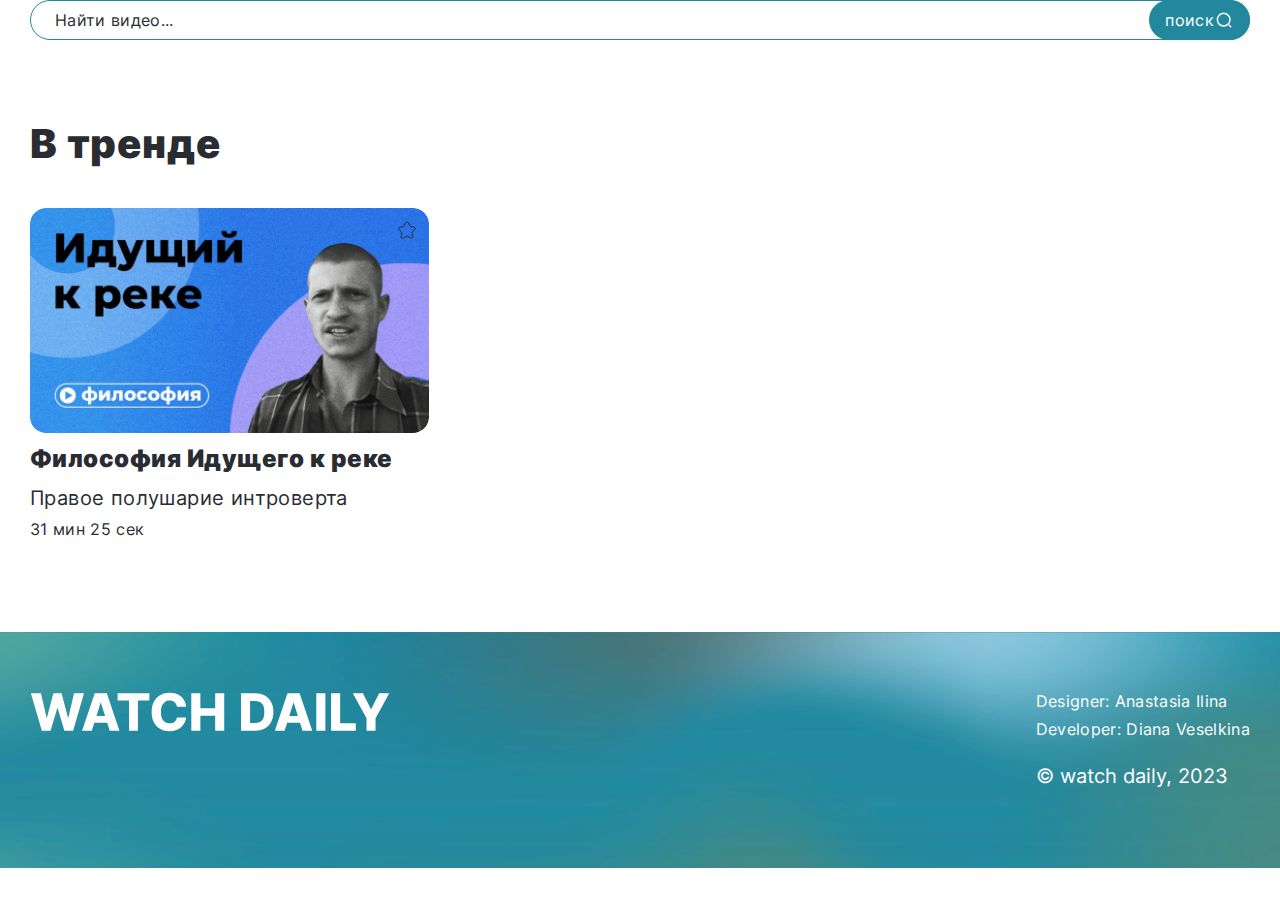
<file: index.html>
<!DOCTYPE html>
<html lang="ru">
  <head>
    <meta charset="UTF-8" />
    <meta name="viewport" content="width=device-width, initial-scale=1.0" />
    <title>watch daily - Смотри ежедневно</title>
    <link rel="stylesheet" href="/css/normalize.css" />
    <link rel="stylesheet" href="/css/index.css" />
  </head>
  <body>
    <main>
      <section class="search">
        <div class="container">
          <form class="search__form">
            <input
              class="search__input"
              type="search"
              placeholder="Найти видео..."
            />
            <button class="search__btn" type="submit">
              <span>поиск</span>
              <svg class="search__icon">
                <use xlink:href="/image/sprite.svg#search"></use>
              </svg>
            </button>
          </form>
        </div>
      </section>
      <section class="video-list">
        <div class="container">
          <h2 class="video-list__title">В тренде</h2>
          <ul class="video-list__items">
            <li class="video-list__item">
              <article class="video-card">
                <a class="video-card__link" href="/video.html?id=15asd46ad4">
                  <img
                    class="video-card__thumbnail"
                    src="image/img1.jpg"
                    alt="Превью видео Философия Идущего к реке"
                  />
                  <h3 class="video-card__title">Философия Идущего к реке</h3>
                  <p class="video-card__channel">Правое полушарие интроверта</p>
                  <p class="video-card__duration">31 мин 25 сек</p>
                </a>
                <button
                  class="video-card__favorite favorite"
                  type="button"
                  aria-label="Добавить в избранное, Философия Идущего к реке"
                >
                  <svg class="video-card__icon">
                    <use
                      class="star-o"
                      xlink:href="/image/sprite.svg#star-ob"
                    ></use>
                    <use class="star" xlink:href="/image/sprite.svg#star"></use>
                  </svg>
                </button>
              </article>
            </li>
          </ul>
        </div>
      </section>
    </main>
    <footer class="footer">
      <div class="container footer__container">
        <a class="footer__link" href="/">
          <svg
            class="footer__logo"
            viewBox="0 0 279 31"
            role="img"
            aria-label="Логотип сервиса watch daily"
          >
            <use xlink:href="/image/sprite.svg#logo-white"></use>
          </svg>
        </a>
        <div class="footer__infa">
          <ul class="footer__developers-list">
            <li class="footer__developers-item">
              Designer:
              <a
                class="footer__developers-link"
                href="https://t.me/Mrshmallowww"
                target="_blank"
                rel="noopener"
                >Anastasia Ilina</a
              >
            </li>
            <li class="footer__developers-item">
              Developer:
              <a
                class="footer__developers-link"
                href="https://t.me/DianaVeselkina"
                target="_blank"
                rel="noopener"
                >Diana Veselkina</a
              >
            </li>
          </ul>
          <p class="footer__copyright">© watch daily, 2023</p>
        </div>
      </div>
    </footer>
    <script src="js/navigo.min.js"></script>
    <script src="js/index.js"></script>
  </body>
</html>
</file>
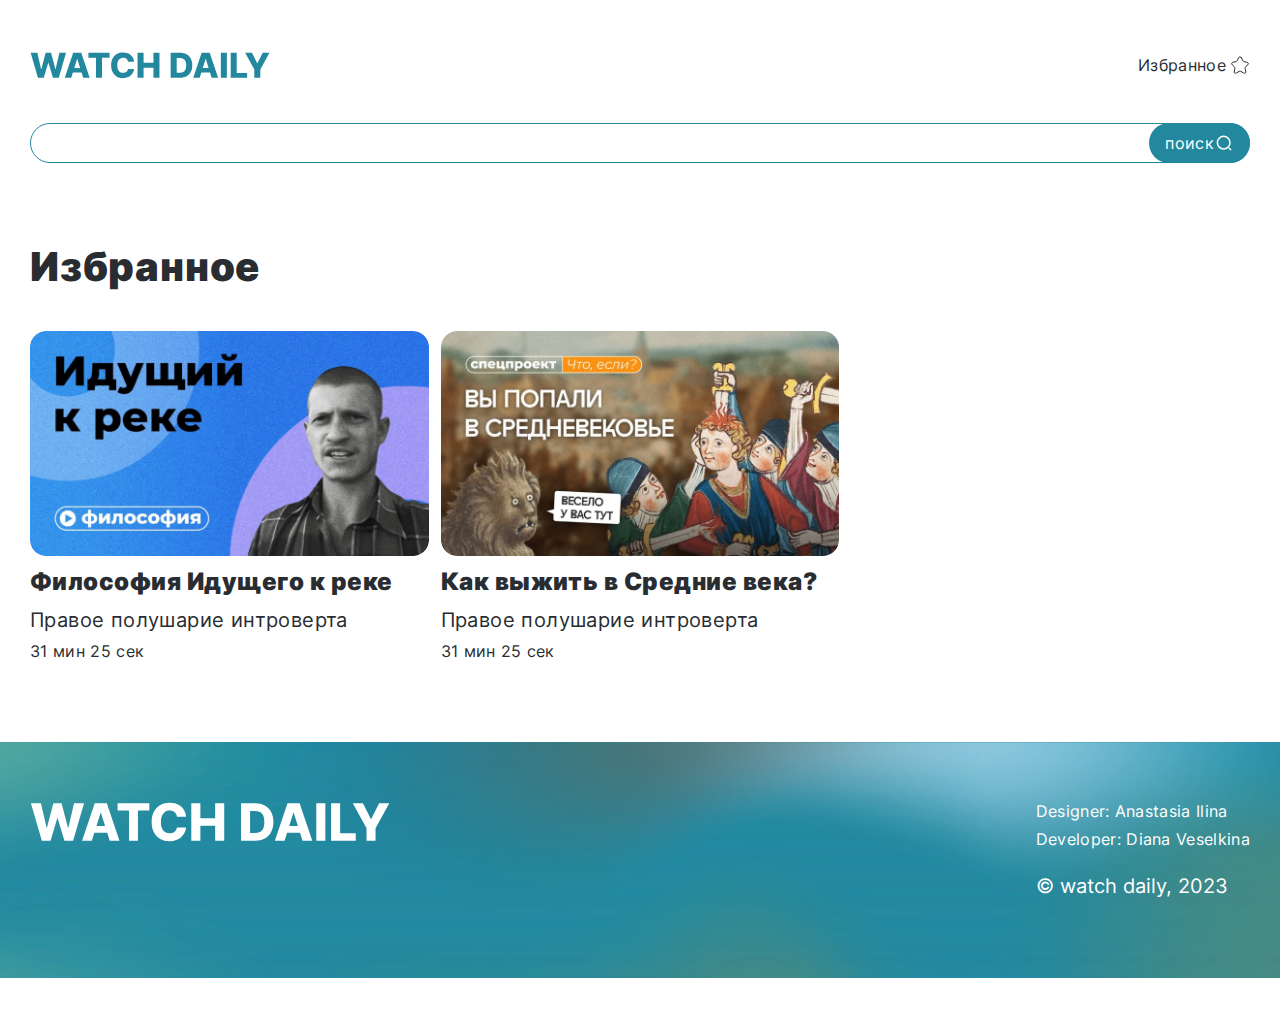
<file: favorite.html>
<!DOCTYPE html>
<html lang="ru">
  <head>
    <meta charset="UTF-8" />
    <meta name="viewport" content="width=device-width, initial-scale=1.0" />
    <title>watch daily - смотри ежеднвно</title>
    <link rel="stylesheet" href="/css/normalize.css" />
    <link rel="stylesheet" href="/css/index.css" />
    <script defer src="js/index.js"></script>
  </head>
  <body>
    <header class="header">
      <div class="container header__container">
        <a class="header__link" href="/">
          <svg
            class="header__logo"
            viewBox="0 0 279 31"
            role="img"
            aria-label="Логотип сервиса watch daily"
          >
            <use xlink:href="/image/sprite.svg#logo-turquoise"></use>
          </svg>
        </a>
        <a class="header__link header__link_favorite" href="#/favorite"
          ><span>Избранное</span>
          <svg class="header__icon">
            <use xlink:href="/image/sprite.svg#star-ob"></use>
          </svg>
        </a>
      </div>
    </header>
    <main>
      <section class="search">
        <div class="container">
          <form class="search__form">
            <input class="search__input" type="search" />
            <button class="search__btn" type="submit">
              <span>поиск</span>
              <svg class="search__icon">
                <use xlink:href="/image/sprite.svg#search"></use>
              </svg>
            </button>
          </form>
        </div>
      </section>
      <section class="video-list">
        <div class="container">
          <h2 class="video-list__title">Избранное</h2>
          <ul class="video-list__items">
            <li class="video-list__item">
              <article class="video-card">
                <a class="video-card__link" href="/video.html?id=15asd46ad4">
                  <img
                    class="video-card__thumbnail"
                    src="image/img1.jpg"
                    alt="Превью видео Философия Идущего к реке"
                  />
                  <h3 class="video-card__title">Философия Идущего к реке</h3>
                  <p class="video-card__channel">Правое полушарие интроверта</p>
                  <p class="video-card__duration">31 мин 25 сек</p>
                </a>
                <button class="video-card__favorite" type="button"></button>
              </article>
            </li>
            <li class="video-list__item">
              <article class="video-card">
                <a class="video-card__link" href="/video.html?id=15asd46ad4">
                  <img
                    class="video-card__thumbnail"
                    src="image/img2.jpg"
                    alt="Превью видео Как выжить в Средние века?"
                  />
                  <h3 class="video-card__title">Как выжить в Средние века?</h3>
                  <p class="video-card__channel">Правое полушарие интроверта</p>
                  <p class="video-card__duration">31 мин 25 сек</p>
                </a>
                <button class="video-card__favorite" type="button"></button>
              </article>
            </li>
          </ul>
        </div>
      </section>
    </main>
    <footer class="footer">
      <div class="container footer__container">
        <a class="footer__link" href="/">
          <svg
            class="footer__logo"
            viewBox="0 0 279 31"
            role="img"
            aria-label="Логотип сервиса watch daily"
          >
            <use xlink:href="/image/sprite.svg#logo-white"></use>
          </svg>
        </a>
        <div class="footer__infa">
          <ul class="footer__developers-list">
            <li class="footer__developers-item">
              Designer:
              <a
                class="footer__developers-link"
                href="https://t.me/Mrshmallowww"
                target="_blank"
                rel="noopener"
                >Anastasia Ilina</a
              >
            </li>
            <li class="footer__developers-item">
              Developer:
              <a
                class="footer__developers-link"
                href="https://t.me/DianaVeselkina"
                target="_blank"
                rel="noopener"
                >Diana Veselkina</a
              >
            </li>
          </ul>
          <p class="footer__copyright">© watch daily, 2023</p>
        </div>
      </div>
    </footer>
  </body>
</html>
</file>
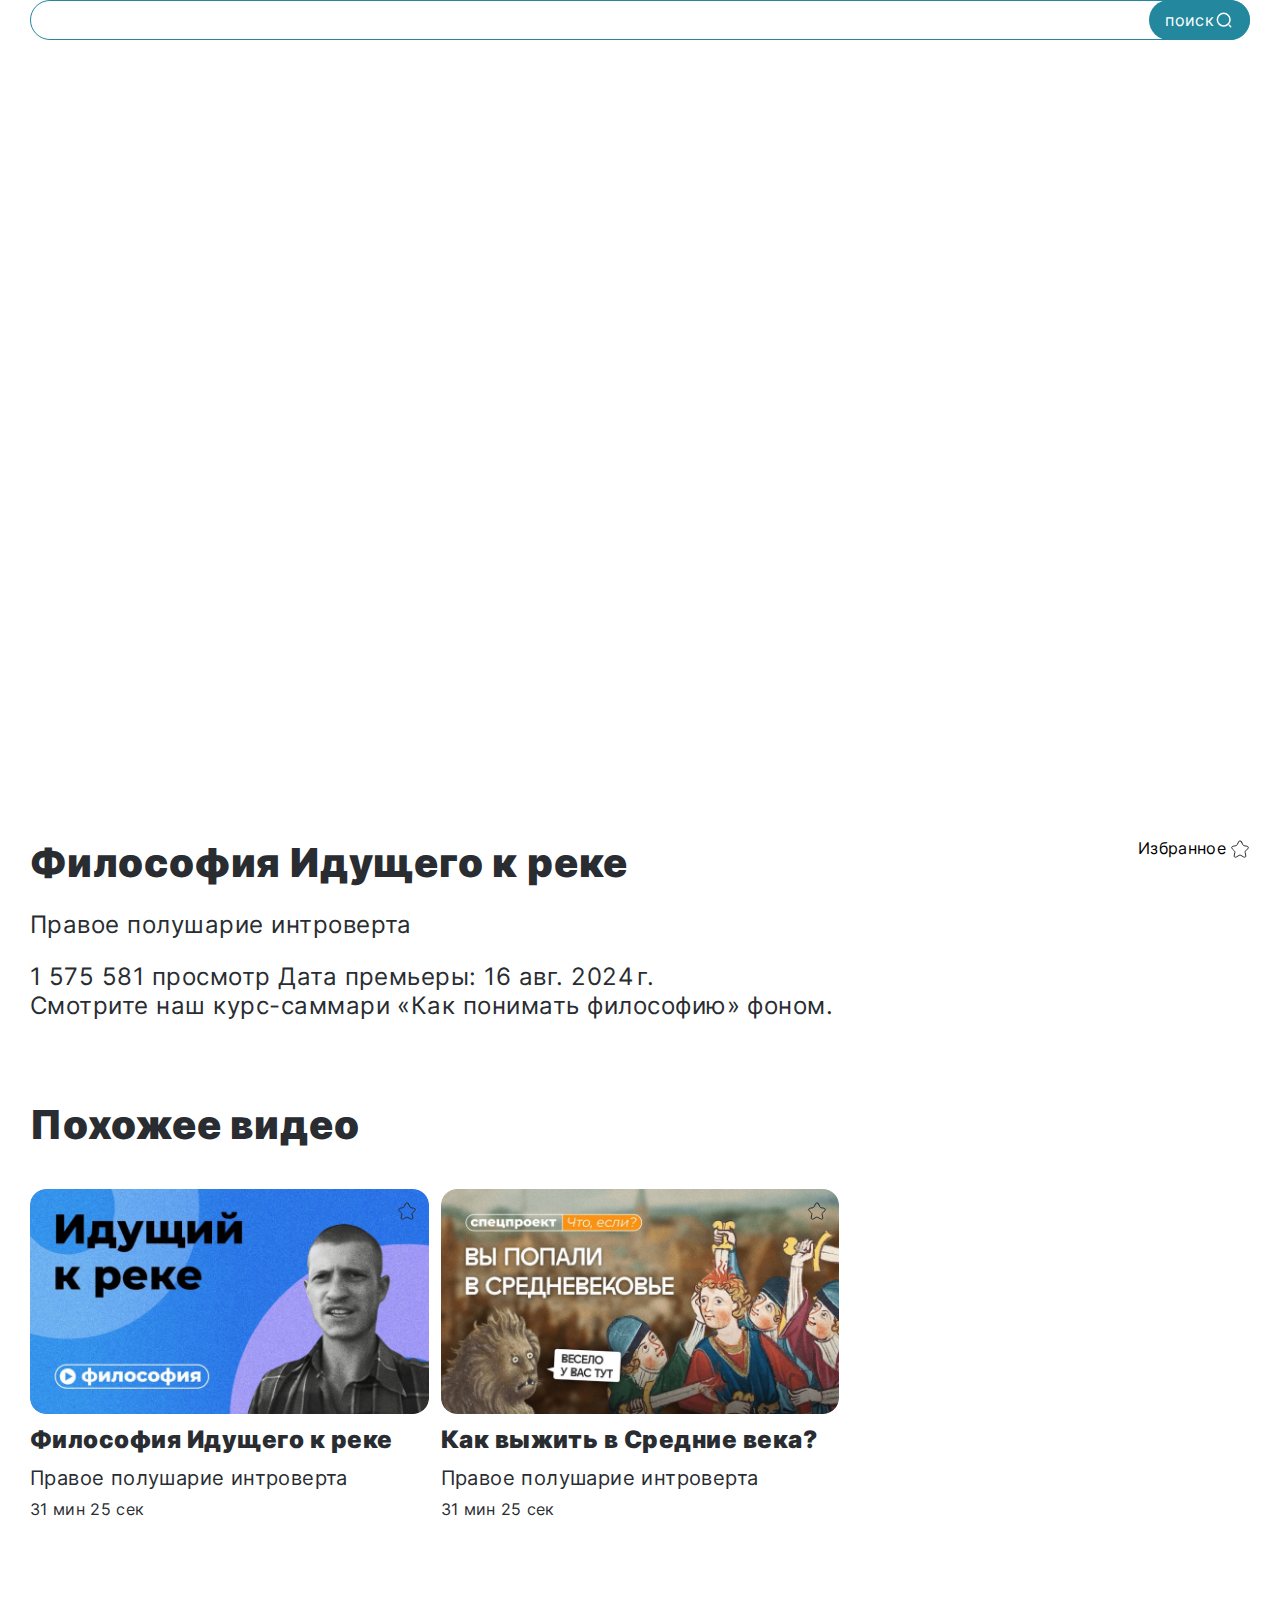
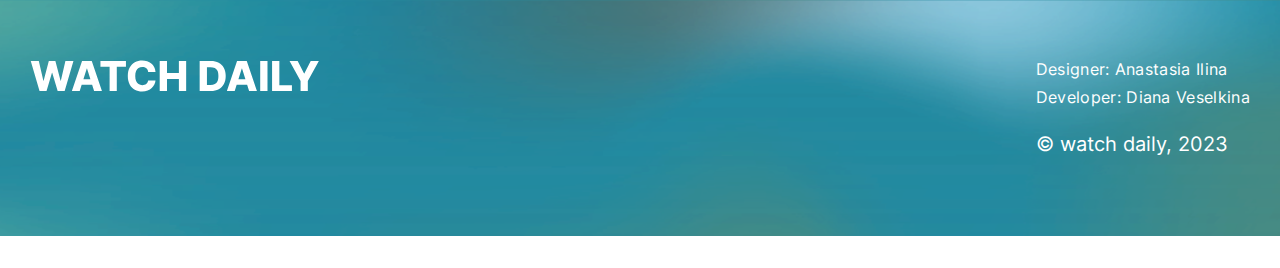
<file: video.html>
<!DOCTYPE html>
<html lang="ru">
  <head>
    <meta charset="UTF-8" />
    <meta name="viewport" content="width=device-width, initial-scale=1.0" />
    <title>watch daily - Смотри ежедневно</title>
    <link rel="stylesheet" href="/css/normalize.css" />
    <link rel="stylesheet" href="/css/index.css" />
    <script defer src="js/index.js"></script>
  </head>
  <body>
    <main>
      <section class="search">
        <div class="container">
          <form class="search__form">
            <input class="search__input" type="search" />
            <button class="search__btn" type="submit">
              <span>поиск</span>
              <svg class="search__icon">
                <use xlink:href="/image/sprite.svg#search"></use>
              </svg>
            </button>
          </form>
        </div>
      </section>
      <section class="video">
        <div class="container">
          <div class="video__player">
            <iframe
              class="video__iframe"
              width="560"
              height="315"
              src="https://youtu.be/yQm9Onk6KvQ?si=NEpZmWsH_-w9b834"
              title="YouTube video player"
              frameborder="0"
              allow="accelerometer; autoplay; clipboard-write; encrypted-media; gyroscope; picture-in-picture; web-share"
              allowfullscreen
            ></iframe>
          </div>
          <div class="video__container">
            <div class="video__content">
              <h3 class="video__title">Философия Идущего к реке</h3>
              <p class="video__channel">Правое полушарие интроверта</p>
              <p class="video__info">
                <span class="video__views">1 575 581 просмотр</span>
                <span class="video__date">Дата премьеры: 16 авг. 2024 г.</span>
              </p>
              <p class="video__description">
                Смотрите наш курс-саммари «Как понимать философию» фоном.
              </p>
            </div>
            <button class="video__link favorite" href="/favorite.html">
              <span class="video__no-favorite">Избранное</span>
              <span class="video__favorite">В избранном</span>
              <svg class="video__icon">
                <use xlink:href="/image/sprite.svg#star-ob"></use>
              </svg>
            </button>
          </div>
        </div>
      </section>
      <section class="video-list">
        <div class="container">
          <h2 class="video-list__title">Похожее видео</h2>
          <ul class="video-list__items">
            <li class="video-list__item">
              <article class="video-card">
                <a class="video-card__link" href="/video.html?id=15asd46ad4">
                  <img
                    class="video-card__thumbnail"
                    src="image/img1.jpg"
                    alt="Превью видео Философия Идущего к реке"
                  />
                  <h3 class="video-card__title">Философия Идущего к реке</h3>
                  <p class="video-card__channel">Правое полушарие интроверта</p>
                  <p class="video-card__duration">31 мин 25 сек</p>
                </a>
                <button
                  class="video-card__favorite"
                  type="button"
                  aria-label="Добавить в избранное, Философия Идущего к реке"
                >
                  <svg class="search__icon">
                    <use
                      class="star-o"
                      xlink:href="/image/sprite.svg#star-ob"
                    ></use>
                    <use class="star" xlink:href="/image/sprite.svg#star"></use>
                  </svg>
                </button>
              </article>
            </li>
            <li class="video-list__item">
              <article class="video-card">
                <a class="video-card__link" href="/video.html?id=15asd46ad4">
                  <img
                    class="video-card__thumbnail"
                    src="image/img2.jpg"
                    alt="Превью видео Как выжить в Средние века?"
                  />
                  <h3 class="video-card__title">Как выжить в Средние века?</h3>
                  <p class="video-card__channel">Правое полушарие интроверта</p>
                  <p class="video-card__duration">31 мин 25 сек</p>
                </a>
                <button
                  class="video-card__favorite"
                  type="button"
                  aria-label="Добавить в избранное, Философия Идущего к реке"
                >
                  <svg class="search__icon">
                    <use
                      class="star-o"
                      xlink:href="/image/sprite.svg#star-ob"
                    ></use>
                    <use class="star" xlink:href="/image/sprite.svg#star"></use>
                  </svg>
                </button>
              </article>
            </li>
          </ul>
        </div>
      </section>
    </main>
    <footer class="footer">
      <div class="container footer__container">
        <a class="footer__link" href="/">
          <svg
            class="footer__logo"
            viewBox="0 0 347 38"
            role="img"
            aria-label="Логотип сервиса watch daily"
          >
            <use xlink:href="/image/sprite.svg#logo-white"></use>
          </svg>
        </a>
        <div class="footer__infa">
          <ul class="footer__developers-list">
            <li class="footer__developers-item">
              Designer:
              <a
                class="footer__developers-link"
                href="https://t.me/Mrshmallowww"
                target="_blank"
                rel="noopener"
                >Anastasia Ilina</a
              >
            </li>
            <li class="footer__developers-item">
              Developer:
              <a
                class="footer__developers-link"
                href="https://t.me/DianaVeselkina"
                target="_blank"
                rel="noopener"
                >Diana Veselkina</a
              >
            </li>
          </ul>
          <p class="footer__copyright">© watch daily, 2023</p>
        </div>
      </div>
    </footer>
  </body>
</html>
</file>
<file: css/index.css>
@font-face {
  font-family: Inter;
  font-weight: 400;
  src: url('../fonts/inter-v13-cyrillic_latin-regular.woff2');
}
@font-face {
  font-family: Inter;
  font-weight: 900;
  src: url('../fonts/inter-v13-cyrillic_latin-900.woff2');
}
html {
  position: relative;
  box-sizing: border-box;
}
*,
*::before,
*::after {
  box-sizing: inherit;
}
body {
  position: relative;
  overflow-x: hidden;
  min-width: 320px;
  min-height: 100vh;
  font-family: Inter, sans-serif;
  -webkit-font-smoothing: antialiased;
  -moz-osx-font-smoothing: grayscale;
  text-rendering: optimizeLegibility;
  -webkit-tap-highlight-color: rgba(0, 0, 0, 0);
  -webkit-tap-highlight-color: transparent;
  font-size: 20px;
  color: #292d32;
  background-color: #fff;
  line-height: 1.2;
  display: flex;
  flex-direction: column;
}
main {
  flex-grow: 1;
}
img,
svg {
  display: block;
  max-width: 100%;
  height: auto;
}
svg {
  max-height: 100%;
}
button {
  padding: 0;
  cursor: pointer;
  border: none;
  background-color: transparent;
}
a {
  text-decoration: none;
  color: inherit;
}
ul {
  list-style: none;
  padding: 0;
  margin: 0;
}
h1,
h2,
h3,
p,
figure,
fieldset {
  margin: 0;
}
h1 {
  letter-spacing: 0.5em;
}
iframe {
  border: none;
}
.visually-hidden {
  position: fixed;
  transform: scale(0);
}
.container {
  --container-width: 1260px;
  --container-offset: 30px;
  max-width: calc(var(--container-width) + var(--container-offset) * 2);
  padding: 0 var(--container-offset);
  margin: 0 auto;
}
.header {
  padding: 32px 0 24px;
}

.header__container {
  margin: 20px 0 20px;
  display: flex;
  align-items: center;
  justify-content: space-between;
}

.header__logo {
  width: 240px;
}

.header__link_favorite {
  display: flex;
  align-items: center;
  gap: 4px;
  font-size: 16px;
  letter-spacing: 0.02em;
}

.header__icon {
  width: 20px;
  height: 20px;
}
.hero {
  padding: 60px 0 80px;
  background: #23889e url('../image/img1.png') center/cover;
  color: #ffffff;
  margin-bottom: 32px;
}

.hero__container {
  position: relative;
  display: flex;
  flex-direction: column;
  align-items: center;
}

.hero__link {
  position: absolute;
  top: -36px;
  right: 0;
  display: flex;
  align-items: center;
  gap: 4px;
  font-size: 16px;
  letter-spacing: 0.02em;
}

.hero__icon {
  width: 20px;
  height: 20px;
}

.hero__logo {
  width: 240px;
  height: 32px;
  margin-bottom: 80px;
}
.hero__title {
  font-size: 70px;
  font-weight: 900;
  letter-spacing: 0.02em;
  margin-bottom: 40px;
  text-align: center;
  letter-spacing: 0.2em;
  text-shadow: 3px -4px 5px #bbafdf;
}

.hero__tagline {
  font-size: 28px;
  letter-spacing: 0.02em;
  text-align: center;
}

.search__form {
  position: relative;
  width: 100%;
}
.search__input {
  width: 100%;
  border-radius: 40px;
  border: 1px solid #23889e;
  padding: 10px 124px 10px 24px;
  outline: none;
  font-size: 16px;
  letter-spacing: 0.02em;
}
.search__input::placeholder {
  color: #292d32;
  letter-spacing: 0.02em;
}
.search__btn {
  position: absolute;
  top: 0;
  right: 0;
  bottom: 0;
  padding: 8px 16px;
  display: flex;
  align-items: center;
  border-radius: 40px;
  background: #23889e;
  color: #fff;
  font-size: 16px;
  letter-spacing: 0.02em;
}
.search__icon {
  width: 20px;
  height: 20px;
}
.video-list {
  padding: 80px 0;
}

.video-list__title {
  font-size: 40px;
  font-weight: 900;
  letter-spacing: 0.02em;
  margin-bottom: 40px;
}

.video-list__items {
  --grid-count: 3;
  --grid-column-gap: 12px;
  display: grid;
  grid-template-columns: repeat(
    var(--grid-count),
    calc(
      (100% / var(--grid-count)) -
        (var(--grid-column-gap) * (var(--grid-count) - 1) / var(--grid-count))
    )
  );
  gap: 40px var(--grid-column-gap);
}

.video-card {
  position: relative;
}

.video-card__thumbnail {
  border-radius: 16px;
  margin-bottom: 12px;
  width: 100%;
}

.video-card__title {
  font-size: 24px;
  font-weight: 900;
  letter-spacing: 0.02em;
  margin-bottom: 12px;
}

.video-card__channel {
  font-size: 20px;
  letter-spacing: 0.02em;
  margin-bottom: 10px;
}

.video-card__duration {
  font-size: 16px;
  letter-spacing: 0.02em;
}

.video-card__favorite {
  position: absolute;
  top: 12px;
  right: 12px;
}

.video-card__icon {
  width: 20px;
  height: 20px;
}
.video-card__favorite .star {
  display: none;
}

.video-card__favorite.active .star {
  display: block;
}

.video {
  padding-top: 80px;
}

.video__player {
  position: relative;
  padding-bottom: 56.25%;
  height: 0;
  overflow: hidden;
  margin-bottom: 32px;
}

.video__iframe {
  position: absolute;
  top: 0;
  left: 0;
  width: 100%;
  height: 100%;
  border-radius: 16px;
}
.video__container {
  display: flex;
  justify-content: space-between;
  gap: 34px;
}
.video__content {
  max-width: 1048px;
}

.video__title {
  font-size: 40px;
  font-weight: 900;
  letter-spacing: 0.02em;
  margin-bottom: 24px;
}
.video__channel {
  font-size: 24px;
  letter-spacing: 0.02em;
  margin-bottom: 24px;
}
.video__info {
  font-size: 24px;
  letter-spacing: 0.02em;
}

.video__description {
  font-size: 24px;
  letter-spacing: 0.02em;
}

.video__link {
  flex-shrink: 0;
  align-self: start;
  white-space: nowrap;
  display: flex;
  gap: 4px;
  align-items: center;
  font-size: 16px;
  letter-spacing: 0.02em;
}

.video__link .video__no-favorite {
  display: block;
}

.video__link .video__favorite {
  display: none;
}

.video__link.active .video__no-favorite {
  display: none;
}

.video__link.active .video__favorite {
  display: block;
}

.video__icon {
  width: 20px;
  height: 20px;
}

.footer {
  padding: 60px 0 80px;
  background: #23889e url('../image/img2.png') center/cover;
  color: #ffffff;
  margin-bottom: 32px;
}

.footer__container {
  display: flex;
  justify-content: space-between;
}

.footer__logo {
  width: 360px;
}
.footer__infa {
  display: flex;
  flex-direction: column;
}
.footer__developers-list {
  display: flex;
  flex-direction: column;
  margin-bottom: 16px;
}
.footer__developers-item {
  font-size: 16px;
  font-weight: 400;
  letter-spacing: 0.02em;
  margin-bottom: 9px;
}
.preload {
  height: 100%;
  width: 100%;
  display: flex;
  margin: auto;
}
.preload__text {
  color: #23889e;
}
@media (width<=1024px) {
  .container {
    --container-width: 942px;
  }
  .hero {
    padding: 40px 0 58px;
  }
  .hero__logo {
    width: 200px;
    margin-bottom: 45px;
  }
  .video-list__items {
    row-gap: 32px;
  }
  .hero__title {
    font-size: 50px;
    margin-bottom: 32px;
  }
  .hero__link {
    top: -16px;
  }
  .video-list {
    padding: 60px 0;
  }
  .video-list__title {
    font-size: 32px;
    margin-bottom: 40px;
  }
  .video-card__title {
    font-size: 24px;
  }
  .video-card__channel {
    font-size: 20px;
  }
  .video-card__duration {
    font-size: 16px;
  }
  .video {
    padding: 60px 0;
  }
  .video__content {
    max-width: 730px;
  }
  .video__title {
    font-size: 32px;
    margin-bottom: 24px;
  }
  .video__channel {
    font-size: 20px;
    margin-bottom: 20px;
  }
  .video__info {
    font-size: 20px;
  }
  .video__description {
    font-size: 20px;
  }
  .footer {
    font-size: 14px;
  }
}
@media (width<=768px) {
  .container {
    --container-width: 624px;
  }
  .hero__link-text,
  .header__link-text {
    position: fixed;
    transform: scale(0);
  }
  .hero {
    padding-bottom: 42px;
  }
  .hero__title {
    font-size: 40px;
  }
  .video-list__items {
    --grid-count: 2;
  }
  .video {
    padding-top: 60px;
  }
  .video__container {
    flex-direction: column-reverse;
    gap: 24px;
  }
}
@media (width<=540px) {
  .container {
    --container-offset: 11px;
  }
  .hero {
    padding: 16px 0 32px;
    margin-bottom: 20px;
  }
  .hero__container {
    display: grid;
    justify-content: space-between;
    align-items: start;
  }
  .header__logo {
    width: 145px;
    grid-row: 1/2;
    grid-column: 1/2;
    margin-bottom: 0;
  }
  .hero__link {
    position: static;
    grid-row: 1/2;
    grid-column: 2/3;
    justify-self: end;
  }
  .hero__title {
    grid-column: 1/3;
    font-size: 24px;
    margin-bottom: 0;
    padding: 25px 0 20px;
  }
  .hero__tagline {
    grid-column: 1/3;
    font-size: 16px;
  }
  .header__logo {
    max-width: 145px;
  }
  .video-list {
    padding: 40px 0 60px;
  }
  .video-list__title {
    font-size: 24px;
    margin-bottom: 20px;
  }
  .video-list__items {
    --grid-count: 1;
    gap: 20px;
  }
  .video-card__title {
    font-size: 18px;
    margin-bottom: 6px;
  }
  .video-card__channel {
    font-size: 16px;
    margin-bottom: 6px;
  }
  .video-card__duration {
    font-size: 14px;
  }
  .video__player {
    margin-bottom: 20px;
  }
  .video__title {
    font-size: 24px;
    margin-bottom: 16px;
  }
  .video__channel {
    font-size: 16px;
    margin-bottom: 12px;
  }
  .video__info {
    font-size: 16px;
  }
  .video__description {
    font-size: 16px;
  }
  .footer__container {
    display: flex;
    flex-direction: column;
    align-items: start;
  }
  .footer_link {
    width: 180px;
  }
}
</file>
